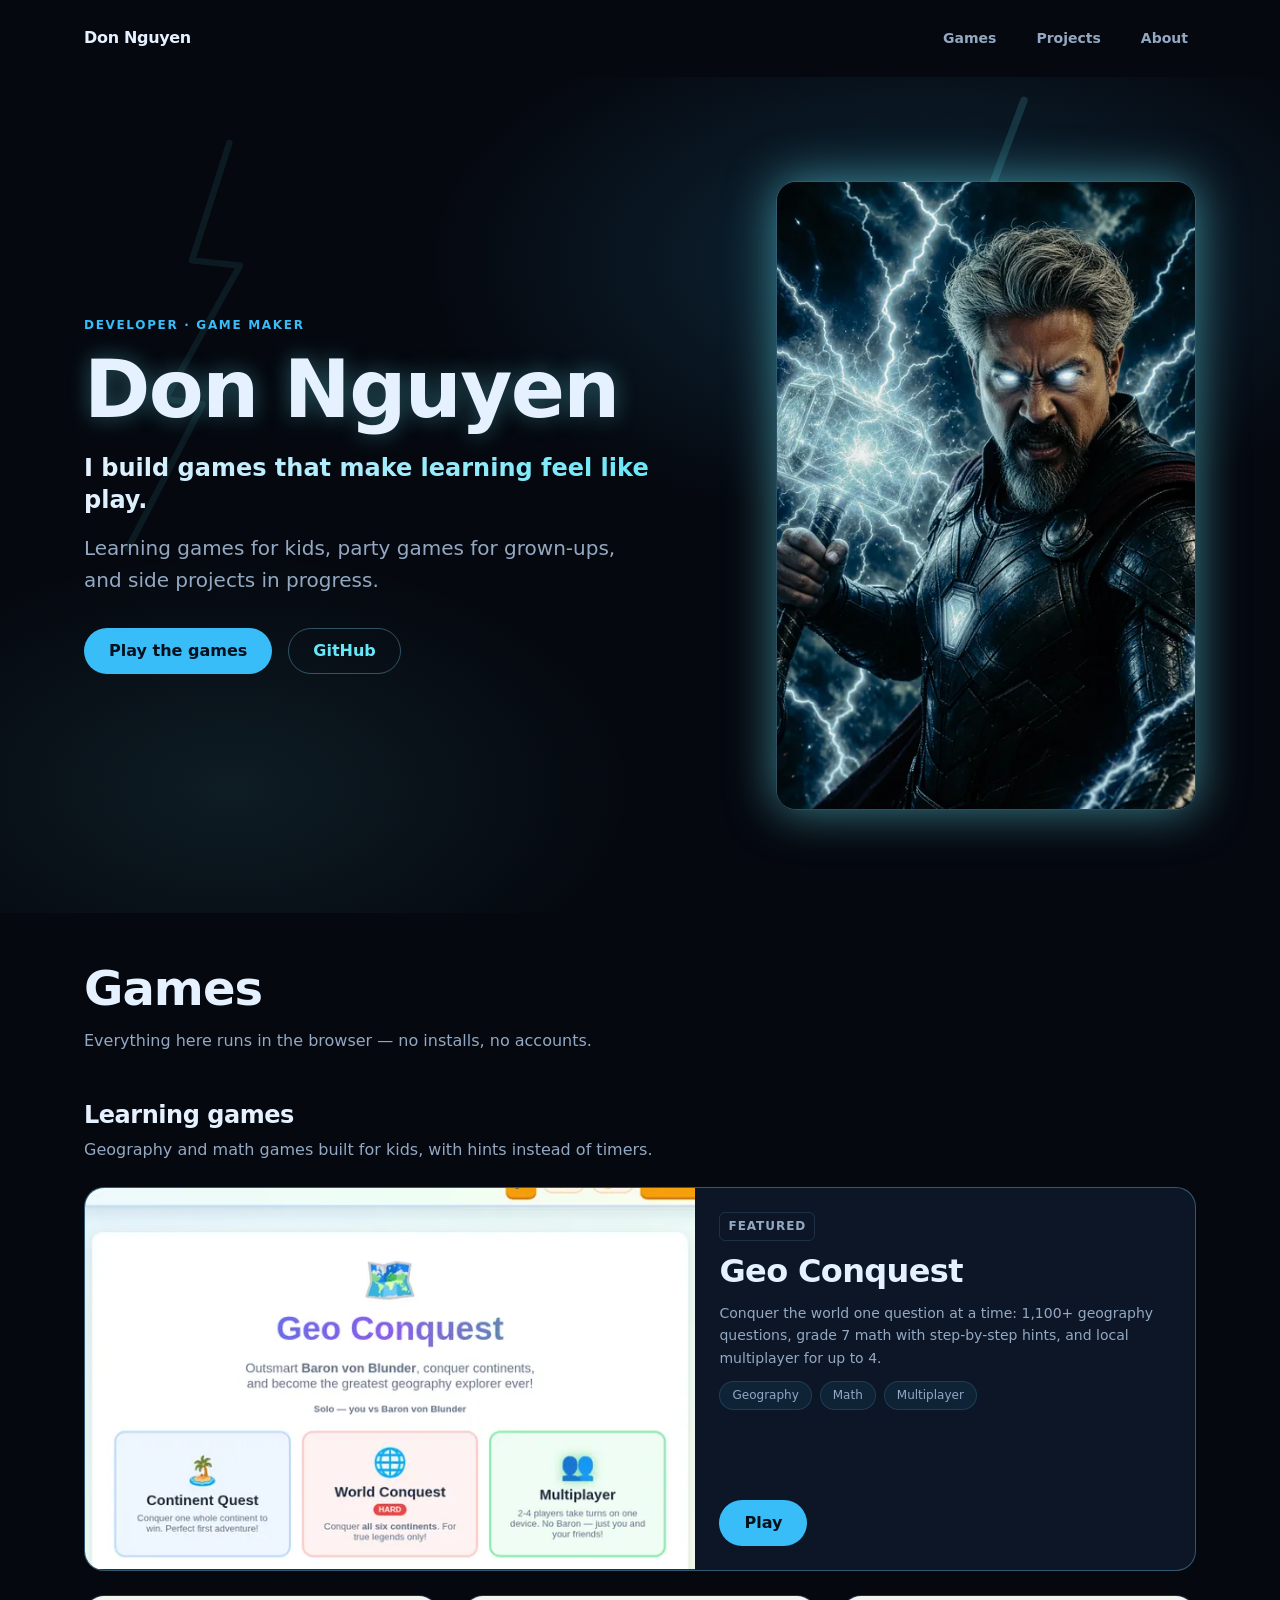
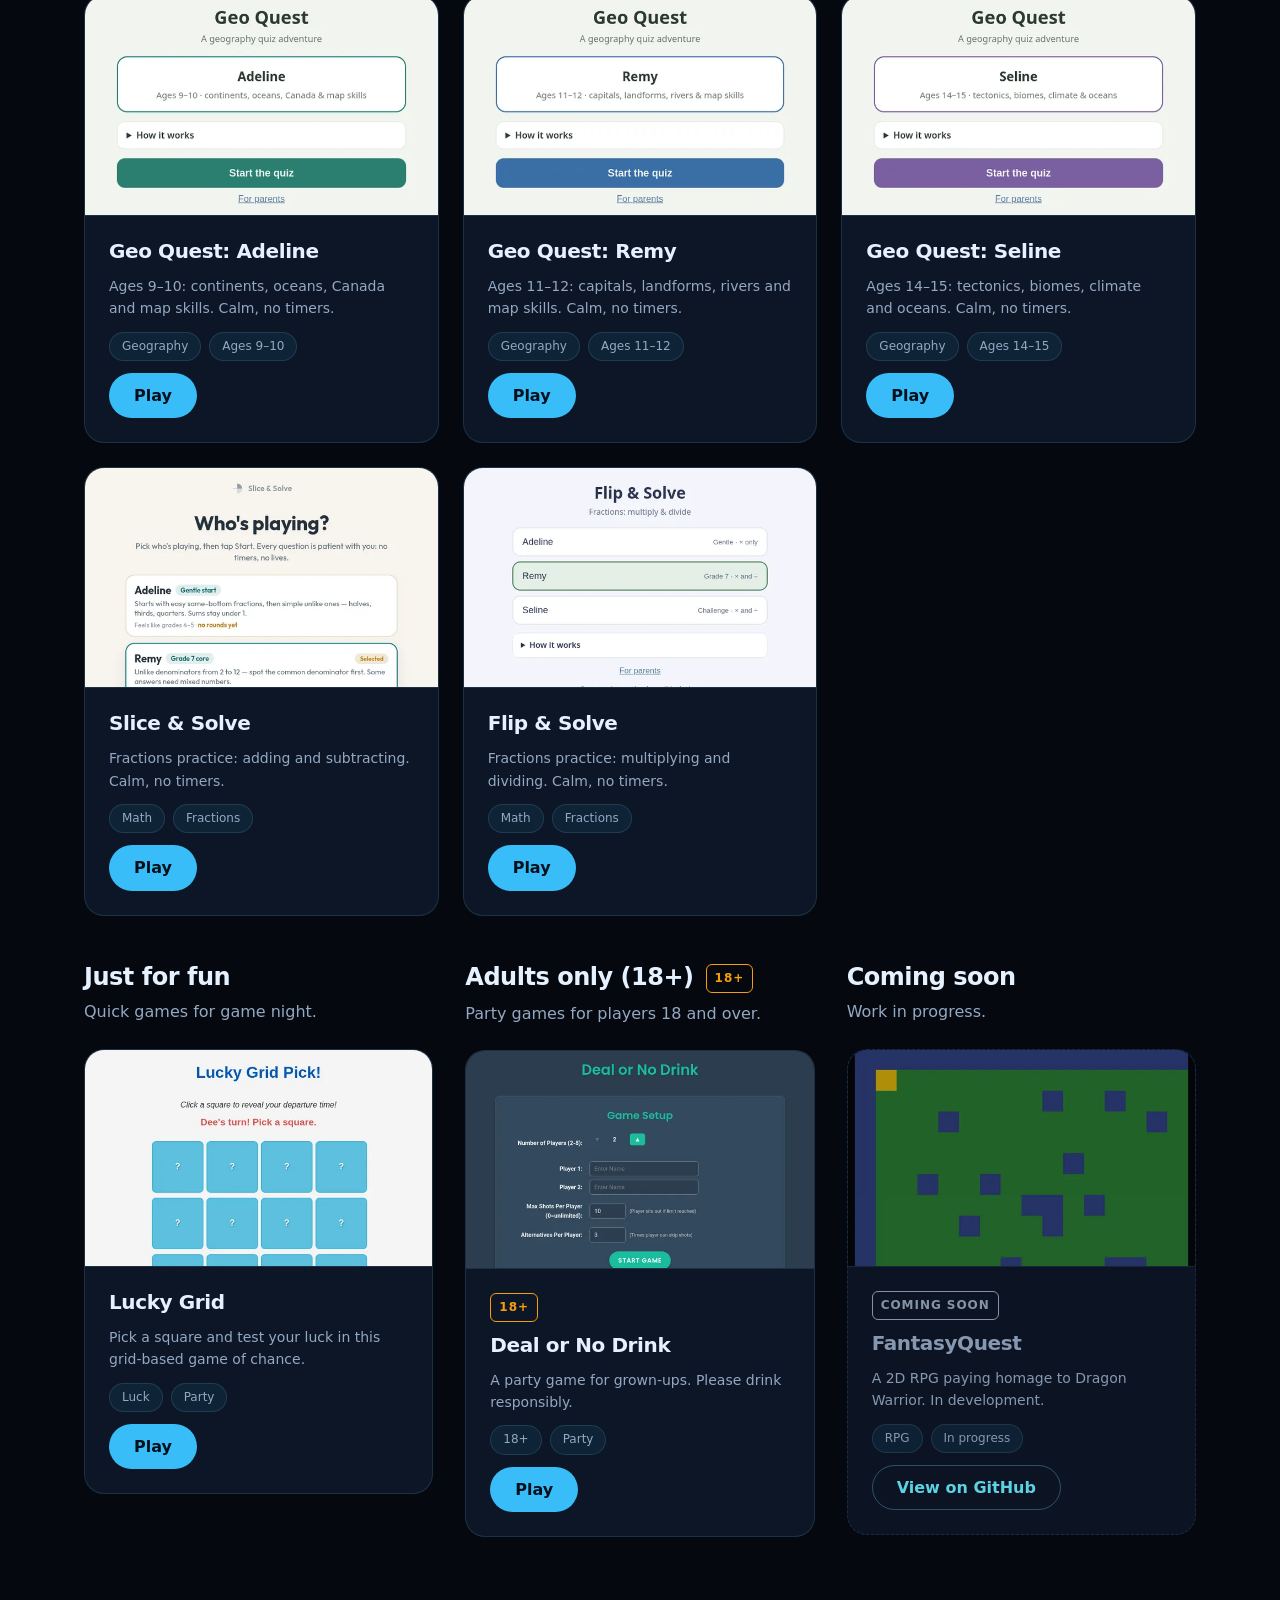
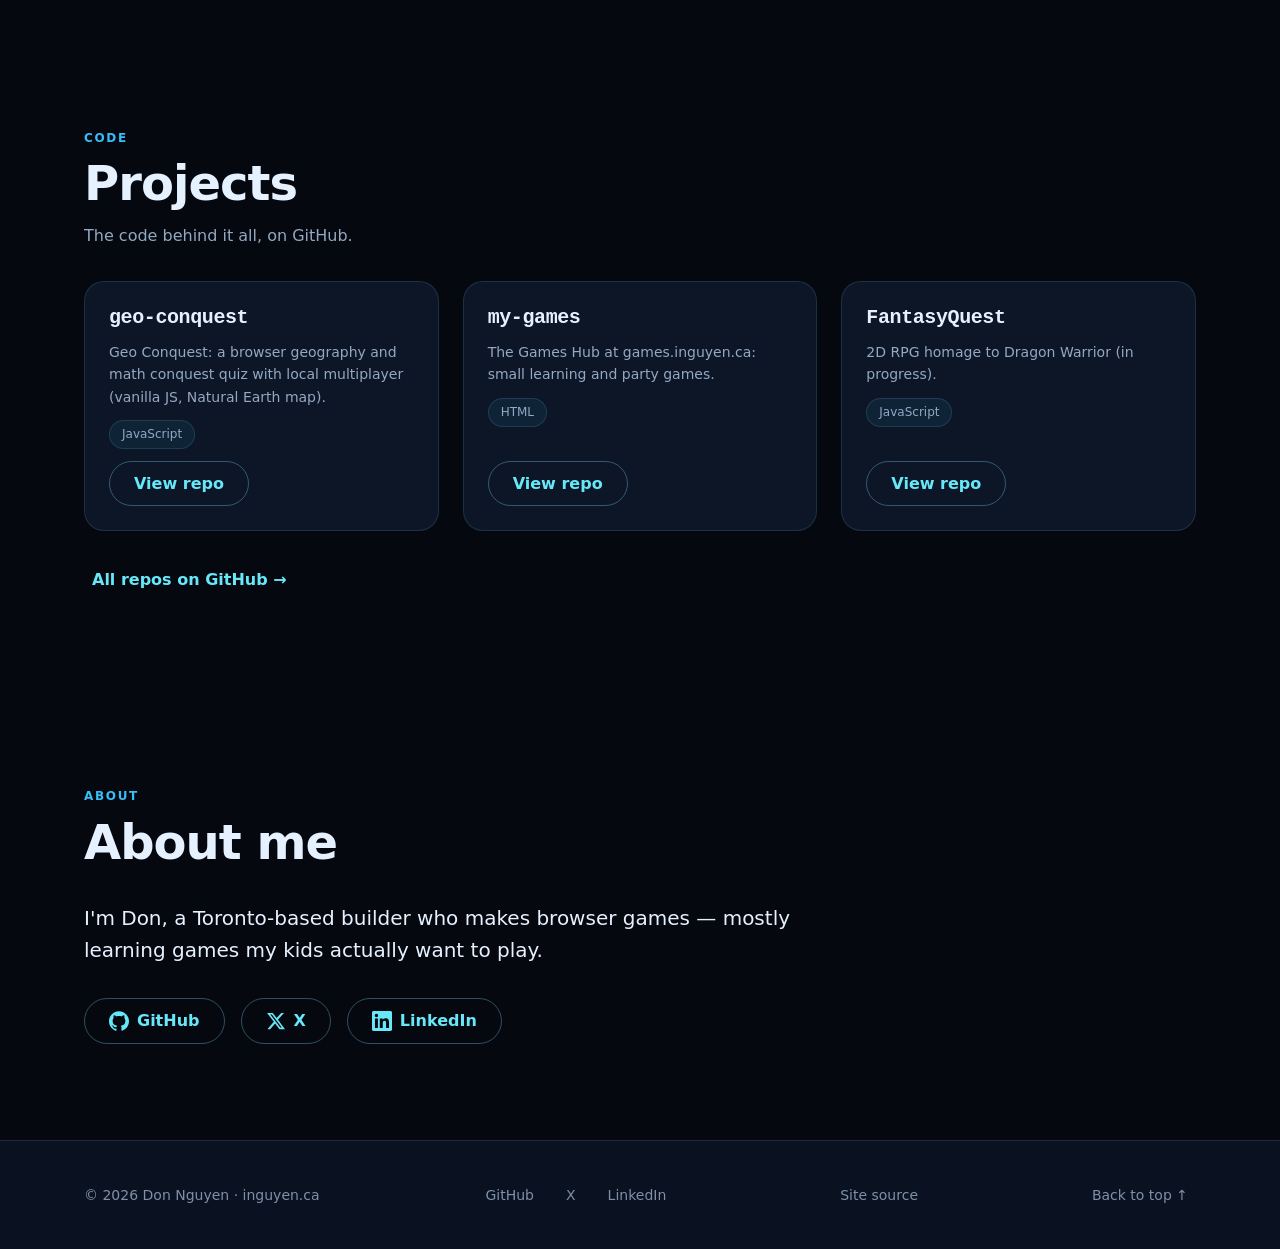
<file: index.html>
<!DOCTYPE html>
<html lang="en-CA">
<head>
  <meta charset="utf-8">
  <meta name="viewport" content="width=device-width, initial-scale=1">
  <title>Don Nguyen — Games & Projects</title>
  <meta name="description" content="Don Nguyen makes browser games: geography and math learning games for kids, party games for grown-ups, and side projects in progress.">
  <link rel="canonical" href="https://www.inguyen.ca/">
  <meta property="og:type" content="website">
  <meta property="og:site_name" content="Don Nguyen">
  <meta property="og:locale" content="en_CA">
  <meta property="og:url" content="https://www.inguyen.ca/">
  <meta property="og:title" content="Don Nguyen — Games & Projects">
  <meta property="og:description" content="Don Nguyen makes browser games: geography and math learning games for kids, party games for grown-ups, and side projects in progress.">
  <meta property="og:image" content="https://www.inguyen.ca/assets/img/og.jpg">
  <meta property="og:image:width" content="1200">
  <meta property="og:image:height" content="630">
  <meta property="og:image:alt" content="Don Nguyen as a lightning-wielding hero">
  <meta name="twitter:card" content="summary_large_image">
  <meta name="twitter:site" content="@hanoi_solo">
  <meta name="twitter:title" content="Don Nguyen — Games & Projects">
  <meta name="twitter:description" content="Don Nguyen makes browser games: geography and math learning games for kids, party games for grown-ups, and side projects in progress.">
  <meta name="twitter:image" content="https://www.inguyen.ca/assets/img/og.jpg">
  <script type="application/ld+json">{"@context":"https://schema.org","@type":"Person","name":"Don Nguyen","url":"https://www.inguyen.ca/","image":"https://www.inguyen.ca/assets/img/don-800.jpg","jobTitle":"Developer and game maker","sameAs":["https://github.com/hanoisolo","https://x.com/hanoi_solo","https://www.linkedin.com/in/don-nguyen/"]}</script>
  <meta name="theme-color" content="#05080f">
  <meta name="color-scheme" content="dark">
  <link rel="icon" type="image/png" sizes="32x32" href="assets/img/favicon-32.png">
  <link rel="apple-touch-icon" href="assets/img/apple-touch-icon.png">
  <link rel="stylesheet" href="assets/css/tokens.css">
  <link rel="stylesheet" href="assets/css/components.css">
  <link rel="stylesheet" href="assets/css/sections.css">
  <script src="assets/js/main.js" defer></script>
</head>
<body>
  <a class="skip-link" href="#main">Skip to content</a>

  <header class="site-header">
    <div class="container site-header__inner">
      <a class="site-header__wordmark" href="#top">Don Nguyen</a>
      <nav aria-label="Primary">
        <ul class="site-header__nav">
          <li><a href="#games">Games</a></li>
          <li><a href="#projects">Projects</a></li>
          <li><a href="#about">About</a></li>
        </ul>
      </nav>
    </div>
  </header>

  <main id="main">
    <section id="top" class="hero">
      <div class="hero__bolts" aria-hidden="true">
        <svg viewBox="0 0 1200 800" preserveAspectRatio="xMidYMid slice" aria-hidden="true" focusable="false">
          <g fill="none" stroke-linecap="round" stroke-linejoin="round">
            <path d="M960 30 L900 190 L965 195 L840 400 L875 405 L740 620" stroke="#67e8f9" stroke-width="7" opacity="0.9"></path>
            <path d="M1015 130 L975 235 L1020 240 L940 370 L970 375 L890 505" stroke="#38bdf8" stroke-width="5" opacity="0.6"></path>
            <path d="M215 70 L180 180 L225 185 L155 310 L190 315 L120 450" stroke="#67e8f9" stroke-width="6" opacity="0.5"></path>
          </g>
        </svg>
      </div>
      <div class="container hero__inner">
        <div class="hero__portrait">
          <picture>
            <source type="image/webp" srcset="assets/img/don-480.webp 480w, assets/img/don-800.webp 800w" sizes="(min-width: 1024px) 420px, 280px">
            <img src="assets/img/don-800.jpg" srcset="assets/img/don-480.jpg 480w, assets/img/don-800.jpg 800w" alt="Don Nguyen as a lightning-wielding hero" width="800" height="1200" fetchpriority="high">
          </picture>
        </div>
        <div class="hero__content">
          <p class="eyebrow">Developer · Game maker</p>
          <h1>Don Nguyen</h1>
          <p class="hero__tagline">I build games that make learning feel like play.</p>
          <p class="hero__sub">Learning games for kids, party games for grown-ups, and side projects in progress.</p>
          <div class="hero__actions">
            <a class="btn btn--primary" href="#games">Play the games</a>
            <a class="btn btn--ghost" href="https://github.com/hanoisolo" target="_blank" rel="noopener">GitHub <span class="visually-hidden">(opens in new tab)</span></a>
          </div>
        </div>
      </div>
    </section>

    <section id="games" class="section">
      <div class="container">
        <div class="section-head">
          <h2>Games</h2>
          <p class="lead">Everything here runs in the browser — no installs, no accounts.</p>
        </div>

        <section class="games-group">
          <div class="games-group__head">
            <h3>Learning games</h3>
          </div>
          <p class="games-group__desc">Geography and math games built for kids, with hints instead of timers.</p>
          <div class="grid">
            <article class="card card--featured">
              <img class="card__media" src="assets/games/geo-conquest.webp" alt="Screenshot of Geo Conquest" width="640" height="400" loading="lazy">
              <div class="card__body">
                <span class="badge">Featured</span>
                <h4 class="card__title">Geo Conquest</h4>
                <p class="card__text">Conquer the world one question at a time: 1,100+ geography questions, grade 7 math with step-by-step hints, and local multiplayer for up to 4.</p>
                <ul class="card__tags">
                  <li class="tag">Geography</li>
                  <li class="tag">Math</li>
                  <li class="tag">Multiplayer</li>
                </ul>
                <div class="card__actions">
                  <a class="btn btn--primary" href="https://conquest.inguyen.ca/">Play</a>
                </div>
              </div>
            </article>
            <article class="card">
              <img class="card__media" src="assets/games/geo-quest-adeline.webp" alt="Screenshot of Geo Quest: Adeline" width="640" height="400" loading="lazy">
              <div class="card__body">
                <h4 class="card__title">Geo Quest: Adeline</h4>
                <p class="card__text">Ages 9–10: continents, oceans, Canada and map skills. Calm, no timers.</p>
                <ul class="card__tags">
                  <li class="tag">Geography</li>
                  <li class="tag">Ages 9–10</li>
                </ul>
                <div class="card__actions">
                  <a class="btn btn--primary" href="https://games.inguyen.ca/geo-quest-adeline.html">Play</a>
                </div>
              </div>
            </article>
            <article class="card">
              <img class="card__media" src="assets/games/geo-quest-remy.webp" alt="Screenshot of Geo Quest: Remy" width="640" height="400" loading="lazy">
              <div class="card__body">
                <h4 class="card__title">Geo Quest: Remy</h4>
                <p class="card__text">Ages 11–12: capitals, landforms, rivers and map skills. Calm, no timers.</p>
                <ul class="card__tags">
                  <li class="tag">Geography</li>
                  <li class="tag">Ages 11–12</li>
                </ul>
                <div class="card__actions">
                  <a class="btn btn--primary" href="https://games.inguyen.ca/geo-quest-remy.html">Play</a>
                </div>
              </div>
            </article>
            <article class="card">
              <img class="card__media" src="assets/games/geo-quest-seline.webp" alt="Screenshot of Geo Quest: Seline" width="640" height="400" loading="lazy">
              <div class="card__body">
                <h4 class="card__title">Geo Quest: Seline</h4>
                <p class="card__text">Ages 14–15: tectonics, biomes, climate and oceans. Calm, no timers.</p>
                <ul class="card__tags">
                  <li class="tag">Geography</li>
                  <li class="tag">Ages 14–15</li>
                </ul>
                <div class="card__actions">
                  <a class="btn btn--primary" href="https://games.inguyen.ca/geo-quest-seline.html">Play</a>
                </div>
              </div>
            </article>
            <article class="card">
              <img class="card__media" src="assets/games/slice-and-solve.webp" alt="Screenshot of Slice & Solve" width="640" height="400" loading="lazy">
              <div class="card__body">
                <h4 class="card__title">Slice & Solve</h4>
                <p class="card__text">Fractions practice: adding and subtracting. Calm, no timers.</p>
                <ul class="card__tags">
                  <li class="tag">Math</li>
                  <li class="tag">Fractions</li>
                </ul>
                <div class="card__actions">
                  <a class="btn btn--primary" href="https://games.inguyen.ca/slice-and-solve.html">Play</a>
                </div>
              </div>
            </article>
            <article class="card">
              <img class="card__media" src="assets/games/flip-and-solve.webp" alt="Screenshot of Flip & Solve" width="640" height="400" loading="lazy">
              <div class="card__body">
                <h4 class="card__title">Flip & Solve</h4>
                <p class="card__text">Fractions practice: multiplying and dividing. Calm, no timers.</p>
                <ul class="card__tags">
                  <li class="tag">Math</li>
                  <li class="tag">Fractions</li>
                </ul>
                <div class="card__actions">
                  <a class="btn btn--primary" href="https://games.inguyen.ca/flip-and-solve.html">Play</a>
                </div>
              </div>
            </article>
          </div>
        </section>

        <div class="group-row">
          <section class="games-group">
            <div class="games-group__head">
              <h3>Just for fun</h3>
            </div>
            <p class="games-group__desc">Quick games for game night.</p>
            <div class="grid">
              <article class="card">
                <img class="card__media" src="assets/games/lucky-grid.webp" alt="Screenshot of Lucky Grid" width="640" height="400" loading="lazy">
                <div class="card__body">
                  <h4 class="card__title">Lucky Grid</h4>
                  <p class="card__text">Pick a square and test your luck in this grid-based game of chance.</p>
                  <ul class="card__tags">
                    <li class="tag">Luck</li>
                    <li class="tag">Party</li>
                  </ul>
                  <div class="card__actions">
                    <a class="btn btn--primary" href="https://games.inguyen.ca/luckygrid.html">Play</a>
                  </div>
                </div>
              </article>
            </div>
          </section>

          <section class="games-group">
            <div class="games-group__head">
              <h3>Adults only (18+)</h3>
              <span class="badge badge--warn">18+</span>
            </div>
            <p class="games-group__desc">Party games for players 18 and over.</p>
            <div class="grid">
              <article class="card">
                <img class="card__media" src="assets/games/deal-or-no-drink.webp" alt="Screenshot of Deal or No Drink" width="640" height="400" loading="lazy">
                <div class="card__body">
                  <span class="badge badge--warn">18+</span>
                  <h4 class="card__title">Deal or No Drink</h4>
                  <p class="card__text">A party game for grown-ups. Please drink responsibly.</p>
                  <ul class="card__tags">
                    <li class="tag">18+</li>
                    <li class="tag">Party</li>
                  </ul>
                  <div class="card__actions">
                    <a class="btn btn--primary" href="https://games.inguyen.ca/newgame/">Play</a>
                  </div>
                </div>
              </article>
            </div>
          </section>

          <section class="games-group">
            <div class="games-group__head">
              <h3>Coming soon</h3>
            </div>
            <p class="games-group__desc">Work in progress.</p>
            <div class="grid">
              <article class="card card--soon">
                <img class="card__media" src="assets/games/fantasyquest.webp" alt="Screenshot of FantasyQuest" width="640" height="400" loading="lazy">
                <div class="card__body">
                  <span class="badge badge--soon">Coming soon</span>
                  <h4 class="card__title">FantasyQuest</h4>
                  <p class="card__text">A 2D RPG paying homage to Dragon Warrior. In development.</p>
                  <ul class="card__tags">
                    <li class="tag">RPG</li>
                    <li class="tag">In progress</li>
                  </ul>
                  <div class="card__actions">
                    <a class="btn btn--ghost" href="https://github.com/hanoisolo/FantasyQuest" target="_blank" rel="noopener">View on GitHub <span class="visually-hidden">(opens in new tab)</span></a>
                  </div>
                </div>
              </article>
            </div>
          </section>
        </div>
      </div>
    </section>

    <section id="projects" class="section">
      <div class="container">
        <div class="section-head">
          <p class="eyebrow">Code</p>
          <h2>Projects</h2>
          <p class="lead">The code behind it all, on GitHub.</p>
        </div>
        <div class="grid">
          <article class="card card--repo">
            <h3 class="card__title">geo-conquest</h3>
            <p class="card__text">Geo Conquest: a browser geography and math conquest quiz with local multiplayer (vanilla JS, Natural Earth map).</p>
            <ul class="card__tags">
              <li class="tag">JavaScript</li>
            </ul>
            <div class="card__actions">
              <a class="btn btn--ghost" href="https://github.com/hanoisolo/geo-conquest" target="_blank" rel="noopener">View repo <span class="visually-hidden">(opens in new tab)</span></a>
            </div>
          </article>
          <article class="card card--repo">
            <h3 class="card__title">my-games</h3>
            <p class="card__text">The Games Hub at games.inguyen.ca: small learning and party games.</p>
            <ul class="card__tags">
              <li class="tag">HTML</li>
            </ul>
            <div class="card__actions">
              <a class="btn btn--ghost" href="https://github.com/hanoisolo/my-games" target="_blank" rel="noopener">View repo <span class="visually-hidden">(opens in new tab)</span></a>
            </div>
          </article>
          <article class="card card--repo">
            <h3 class="card__title">FantasyQuest</h3>
            <p class="card__text">2D RPG homage to Dragon Warrior (in progress).</p>
            <ul class="card__tags">
              <li class="tag">JavaScript</li>
            </ul>
            <div class="card__actions">
              <a class="btn btn--ghost" href="https://github.com/hanoisolo/FantasyQuest" target="_blank" rel="noopener">View repo <span class="visually-hidden">(opens in new tab)</span></a>
            </div>
          </article>
        </div>
        <p class="projects-more"><a href="https://github.com/hanoisolo?tab=repositories" target="_blank" rel="noopener">All repos on GitHub → <span class="visually-hidden">(opens in new tab)</span></a></p>
      </div>
    </section>

    <section id="about" class="section">
      <div class="container">
        <div class="section-head">
          <p class="eyebrow">About</p>
          <h2>About me</h2>
        </div>
        <p class="about-bio">I'm Don, a Toronto-based builder who makes browser games — mostly learning games my kids actually want to play.</p>
        <ul class="social-links">
          <li>
            <a class="btn btn--ghost social-link" href="https://github.com/hanoisolo" target="_blank" rel="noopener me">
              <svg aria-hidden="true" focusable="false" width="20" height="20" viewBox="0 0 24 24">
                <path fill="currentColor" d="M12 .297c-6.63 0-12 5.373-12 12 0 5.303 3.438 9.8 8.205 11.385.6.113.82-.258.82-.577 0-.285-.01-1.04-.015-2.04-3.338.724-4.042-1.61-4.042-1.61C4.422 18.07 3.633 17.7 3.633 17.7c-1.087-.744.084-.729.084-.729 1.205.084 1.838 1.236 1.838 1.236 1.07 1.835 2.809 1.305 3.495.998.108-.776.417-1.305.76-1.605-2.665-.3-5.466-1.332-5.466-5.93 0-1.31.465-2.38 1.235-3.22-.135-.303-.54-1.523.105-3.176 0 0 1.005-.322 3.3 1.23.96-.267 1.98-.399 3-.405 1.02.006 2.04.138 3 .405 2.28-1.552 3.285-1.23 3.285-1.23.645 1.653.24 2.873.12 3.176.765.84 1.23 1.91 1.23 3.22 0 4.61-2.805 5.625-5.475 5.92.42.36.81 1.096.81 2.22 0 1.606-.015 2.896-.015 3.286 0 .315.21.69.825.57C20.565 22.092 24 17.592 24 12.297c0-6.627-5.373-12-12-12"></path>
              </svg>
              GitHub <span class="visually-hidden">(opens in new tab)</span>
            </a>
          </li>
          <li>
            <a class="btn btn--ghost social-link" href="https://x.com/hanoi_solo" target="_blank" rel="noopener me">
              <svg aria-hidden="true" focusable="false" width="20" height="20" viewBox="0 0 24 24">
                <path fill="currentColor" d="M18.244 2.25h3.308l-7.227 8.26 8.502 11.24H16.17l-5.214-6.817L4.99 21.75H1.68l7.73-8.835L1.254 2.25H8.08l4.713 6.231zm-1.161 17.52h1.833L7.084 4.126H5.117z"></path>
              </svg>
              X <span class="visually-hidden">(opens in new tab)</span>
            </a>
          </li>
          <li>
            <a class="btn btn--ghost social-link" href="https://www.linkedin.com/in/don-nguyen/" target="_blank" rel="noopener me">
              <svg aria-hidden="true" focusable="false" width="20" height="20" viewBox="0 0 24 24">
                <path fill="currentColor" d="M20.447 20.45h-3.554v-5.569c0-1.328-.027-3.037-1.852-3.037-1.853 0-2.136 1.445-2.136 2.939v5.667H9.351V9h3.414v1.561h.046c.477-.9 1.637-1.85 3.37-1.85 3.601 0 4.267 2.37 4.267 5.455v6.286zM5.337 7.433a2.062 2.062 0 01-2.063-2.065 2.064 2.064 0 112.063 2.065zm1.782 13.019H3.555V9h3.564v11.452zM22.225 0H1.771C.792 0 0 .774 0 1.729v20.542C0 23.227.792 24 1.771 24h20.451C23.2 24 24 23.227 24 22.271V1.729C24 .774 23.2 0 22.225 0z"></path>
              </svg>
              LinkedIn <span class="visually-hidden">(opens in new tab)</span>
            </a>
          </li>
        </ul>
      </div>
    </section>
  </main>

  <footer class="site-footer">
    <div class="container site-footer__inner">
      <p>© <span data-year>2026</span> Don Nguyen · inguyen.ca</p>
      <ul class="site-footer__social">
        <li><a href="https://github.com/hanoisolo" target="_blank" rel="noopener me">GitHub <span class="visually-hidden">(opens in new tab)</span></a></li>
        <li><a href="https://x.com/hanoi_solo" target="_blank" rel="noopener me">X <span class="visually-hidden">(opens in new tab)</span></a></li>
        <li><a href="https://www.linkedin.com/in/don-nguyen/" target="_blank" rel="noopener me">LinkedIn <span class="visually-hidden">(opens in new tab)</span></a></li>
      </ul>
      <a href="https://github.com/hanoisolo/inguyen-site" target="_blank" rel="noopener">Site source <span class="visually-hidden">(opens in new tab)</span></a>
      <a href="#top">Back to top ↑</a>
    </div>
  </footer>
</body>
</html>
</file>
<file: assets/css/tokens.css>
:root {
  --bg: #05080f;
  --bg-2: #0a1120;
  --surface: #0d1626;
  --surface-2: #132036;
  --border: rgba(125, 211, 252, 0.14);
  --border-strong: rgba(125, 211, 252, 0.35);
  --text: #e6f1ff;
  --text-muted: #93a8c2;
  --text-dim: #7d90a8;
  --accent: #38bdf8;
  --accent-2: #67e8f9;
  --accent-ink: #04111d;
  --glow: 0 0 24px rgba(56, 189, 248, 0.45);
  --glow-strong: 0 0 48px rgba(103, 232, 249, 0.55);
  --warn: #f59e0b;
  --muted-badge: #94a3b8;
  --font-sans: system-ui, -apple-system, "Segoe UI", Roboto, "Helvetica Neue", Arial, sans-serif;
  --font-mono: ui-monospace, SFMono-Regular, Menlo, Consolas, monospace;
  --fs-xs: .75rem;
  --fs-sm: .875rem;
  --fs-base: 1rem;
  --fs-lg: 1.25rem;
  --fs-xl: 1.5rem;
  --fs-2xl: 2rem;
  --fs-hero: clamp(2.75rem, 6vw + 1rem, 5rem);
  --sp-1: .25rem;
  --sp-2: .5rem;
  --sp-3: .75rem;
  --sp-4: 1rem;
  --sp-6: 1.5rem;
  --sp-8: 2rem;
  --sp-12: 3rem;
  --sp-16: 4rem;
  --sp-24: 6rem;
  --r-sm: 6px;
  --r-md: 12px;
  --r-lg: 20px;
  --r-pill: 999px;
  --container: 1160px;
  --ease: cubic-bezier(.2,.8,.2,1);
  --dur: 220ms;
}
</file>
<file: assets/css/components.css>
/* ===== Base ===== */

*,
*::before,
*::after {
  box-sizing: border-box;
}

html {
  scroll-behavior: smooth;
}

body {
  margin: 0;
  background: var(--bg);
  color: var(--text);
  font-family: var(--font-sans);
  line-height: 1.6;
}

h1,
h2,
h3,
h4,
h5,
h6 {
  margin: 0 0 var(--sp-4);
  font-weight: 800;
  line-height: 1.15;
  letter-spacing: -0.02em;
}

a {
  color: var(--accent-2);
  text-decoration: none;
}

a:hover {
  text-decoration: underline;
}

img {
  max-width: 100%;
  height: auto;
  display: block;
}

:focus-visible {
  outline: 2px solid var(--accent-2);
  outline-offset: 3px;
}

/* ===== Layout ===== */

.container {
  width: 100%;
  max-width: var(--container);
  margin-inline: auto;
  padding-inline: var(--sp-6);
}

.section {
  padding: var(--sp-24) 0;
}

.section-head {
  margin-bottom: var(--sp-8);
}

.eyebrow {
  display: block;
  margin: 0 0 var(--sp-2);
  font-size: var(--fs-xs);
  font-weight: 700;
  letter-spacing: 0.14em;
  text-transform: uppercase;
  color: var(--accent);
}

.section-head h2 {
  margin: 0 0 var(--sp-3);
  font-size: clamp(2rem, 2.5vw + 1rem, 3rem);
}

.lead {
  margin: 0;
  max-width: 60ch;
  color: var(--text-muted);
}

/* ===== Buttons ===== */

.btn {
  display: inline-flex;
  align-items: center;
  justify-content: center;
  gap: var(--sp-2);
  padding: var(--sp-3) var(--sp-6);
  border: 1px solid transparent;
  border-radius: var(--r-pill);
  font-family: inherit;
  font-size: var(--fs-base);
  font-weight: 600;
  line-height: 1.2;
  text-decoration: none;
  cursor: pointer;
  transition: box-shadow var(--dur) var(--ease), border-color var(--dur) var(--ease), background-color var(--dur) var(--ease), color var(--dur) var(--ease);
}

.btn:hover {
  text-decoration: none;
}

.btn--primary {
  background: var(--accent);
  color: var(--accent-ink);
}

.btn--primary:hover,
.btn--primary:focus-visible {
  box-shadow: var(--glow);
}

.btn--ghost {
  background: transparent;
  color: var(--accent-2);
  border: 1px solid var(--border-strong);
}

.btn--ghost:hover,
.btn--ghost:focus-visible {
  border-color: var(--accent);
}

/* ===== Tags and badges ===== */

.tag {
  display: inline-flex;
  align-items: center;
  padding: var(--sp-1) var(--sp-3);
  border: 1px solid var(--border);
  border-radius: var(--r-pill);
  background: rgba(56, 189, 248, 0.08);
  color: var(--text-muted);
  font-size: var(--fs-xs);
}

.badge {
  align-self: flex-start;
  width: fit-content;
  display: inline-flex;
  align-items: center;
  padding: var(--sp-1) var(--sp-2);
  border: 1px solid var(--border);
  border-radius: var(--r-sm);
  font-size: var(--fs-xs);
  font-weight: 700;
  letter-spacing: 0.08em;
  text-transform: uppercase;
  color: var(--text-muted);
}

.badge--warn {
  color: var(--warn);
  border-color: var(--warn);
}

.badge--soon {
  color: var(--muted-badge);
  border-color: var(--muted-badge);
}

/* ===== Cards ===== */

.card {
  display: flex;
  flex-direction: column;
  background: var(--surface);
  border: 1px solid var(--border);
  border-radius: var(--r-lg);
  overflow: hidden;
  transition: transform var(--dur) var(--ease), box-shadow var(--dur) var(--ease), border-color var(--dur) var(--ease);
}

.card:hover,
.card:focus-within {
  transform: translateY(-4px);
  border-color: var(--border-strong);
  box-shadow: var(--glow);
}

.card__media {
  width: 100%;
  aspect-ratio: 16/10;
  object-fit: cover;
  border-bottom: 1px solid var(--border);
}

.card__body {
  display: flex;
  flex-direction: column;
  gap: var(--sp-3);
  padding: var(--sp-6);
  flex: 1;
}

.card__title {
  margin: 0;
  font-size: var(--fs-lg);
}

.card__text {
  margin: 0;
  color: var(--text-muted);
  font-size: var(--fs-sm);
}

.card__tags {
  display: flex;
  flex-wrap: wrap;
  gap: var(--sp-2);
  list-style: none;
  margin: 0;
  padding: 0;
}

.card__actions {
  display: flex;
  flex-wrap: wrap;
  gap: var(--sp-3);
  margin-top: auto;
}

.card--featured {
  border-color: var(--border-strong);
}

.card--featured:hover,
.card--featured:focus-within {
  box-shadow: var(--glow-strong);
}

.card--soon {
  opacity: 0.9;
}

.card--soon .card__media {
  opacity: 0.75;
}

.card--repo {
  padding: var(--sp-6);
}

/* ===== Grid ===== */

.grid {
  display: grid;
  grid-template-columns: 1fr;
  gap: var(--sp-6);
}

/* ===== Utilities ===== */

.visually-hidden {
  position: absolute;
  width: 1px;
  height: 1px;
  margin: -1px;
  padding: 0;
  overflow: hidden;
  clip: rect(0, 0, 0, 0);
  clip-path: inset(50%);
  white-space: nowrap;
  border: 0;
}

.skip-link {
  position: fixed;
  top: var(--sp-4);
  left: var(--sp-4);
  z-index: 999;
  padding: var(--sp-2) var(--sp-4);
  background: var(--accent);
  color: var(--accent-ink);
  font-weight: 600;
  text-decoration: none;
  border-radius: var(--r-sm);
  transform: translateY(-300%);
}

.skip-link:focus {
  transform: translateY(0);
}

/* ===== Responsive ===== */

@media (max-width: 639px) {
  .section {
    padding: var(--sp-12) 0;
  }
}

@media (min-width: 640px) {
  .grid {
    grid-template-columns: repeat(2, 1fr);
  }
}

@media (min-width: 1024px) {
  .grid {
    grid-template-columns: repeat(3, 1fr);
  }

  .card--featured {
    grid-column: 1 / -1;
    flex-direction: row;
  }

  .card--featured .card__media {
    width: 55%;
    height: auto;
    aspect-ratio: 16/10;
  }

  .card--featured .card__body {
    justify-content: center;
  }

  .card--featured .card__title {
    font-size: var(--fs-2xl);
  }
}

/* ===== Reduced motion ===== */

@media (prefers-reduced-motion: reduce) {
  html {
    scroll-behavior: auto;
  }

  *,
  *::before,
  *::after,
  .btn,
  .card {
    animation: none;
    transition: none;
  }

  .card:hover,
  .card:focus-within {
    transform: none;
  }
}
</file>
<file: assets/css/sections.css>
/* ===== Site header ===== */

.site-header {
  position: sticky;
  top: 0;
  z-index: 100;
  background: transparent;
  border-bottom: 1px solid transparent;
  transition: background-color var(--dur) var(--ease), border-color var(--dur) var(--ease);
}

.site-header.is-scrolled {
  background: rgba(5,8,15,.8);
  -webkit-backdrop-filter: blur(10px);
  backdrop-filter: blur(10px);
  border-bottom: 1px solid var(--border);
}

.site-header__inner {
  display: flex;
  align-items: center;
  justify-content: space-between;
  gap: var(--sp-4);
  padding-block: var(--sp-4);
}

.site-header__wordmark {
  color: var(--text);
  font-weight: 800;
  letter-spacing: -0.02em;
  white-space: nowrap;
}

.site-header__wordmark:hover,
.site-header__wordmark:focus-visible {
  color: var(--accent-2);
  text-decoration: none;
}

.site-header__nav {
  display: flex;
  align-items: center;
  gap: var(--sp-6);
  margin: 0;
  padding: 0;
  list-style: none;
}

.site-header__nav a {
  display: inline-flex;
  align-items: center;
  justify-content: center;
  min-height: 44px;
  min-width: 24px;
  padding-inline: var(--sp-2);
  color: var(--text-muted);
  font-size: var(--fs-sm);
  font-weight: 600;
  white-space: nowrap;
}

.site-header__nav a:hover,
.site-header__nav a:focus-visible {
  color: var(--accent-2);
  text-decoration: none;
}

@media (max-width: 640px) {
  .site-header__nav {
    gap: var(--sp-2);
  }

  .site-header__nav a {
    font-size: var(--fs-xs);
  }
}

/* ===== Hero ===== */

.hero {
  position: relative;
  overflow: hidden;
  display: flex;
  align-items: center;
  min-height: calc(100vh - 64px);
  padding: var(--sp-16) 0;
  background:
    radial-gradient(ellipse 55% 45% at 72% 22%, rgba(56, 189, 248, 0.18), transparent 70%),
    radial-gradient(ellipse 45% 40% at 18% 85%, rgba(103, 232, 249, 0.09), transparent 70%);
}

.hero__inner {
  position: relative;
  z-index: 1;
  display: grid;
  gap: var(--sp-8);
}

.hero__portrait {
  justify-self: center;
  width: 100%;
  max-width: 280px;
  overflow: hidden;
  border: 1px solid var(--border-strong);
  border-radius: var(--r-lg);
  box-shadow: var(--glow-strong);
  animation: pulse-glow 5s var(--ease) infinite;
}

.hero__portrait img {
  width: 100%;
  height: auto;
}

.hero__content {
  max-width: 56ch;
}

.hero h1 {
  margin: 0 0 var(--sp-4);
  font-size: var(--fs-hero);
  text-shadow: 0 0 22px rgba(103, 232, 249, 0.35);
}

.hero__tagline {
  margin: 0 0 var(--sp-4);
  font-size: var(--fs-xl);
  font-weight: 700;
  line-height: 1.35;
  background: linear-gradient(90deg, var(--text), var(--accent-2));
  -webkit-background-clip: text;
  background-clip: text;
  -webkit-text-fill-color: transparent;
  color: transparent;
}

.hero__sub {
  margin: 0 0 var(--sp-8);
  max-width: 50ch;
  color: var(--text-muted);
  font-size: var(--fs-lg);
}

.hero__actions {
  display: flex;
  flex-wrap: wrap;
  gap: var(--sp-4);
}

.hero__bolts {
  position: absolute;
  inset: 0;
  z-index: 0;
  pointer-events: none;
  opacity: 0.16;
  animation: flicker 6s linear infinite;
}

.hero__bolts svg {
  display: block;
  width: 100%;
  height: 100%;
}

@keyframes pulse-glow {
  0%,
  100% {
    box-shadow: var(--glow-strong);
  }

  50% {
    box-shadow: 0 0 72px rgba(103, 232, 249, 0.8);
  }
}

@keyframes flicker {
  0%,
  90%,
  100% {
    opacity: 0.16;
  }

  91% {
    opacity: 0.45;
  }

  93% {
    opacity: 0.2;
  }

  95% {
    opacity: 0.5;
  }

  97% {
    opacity: 0.16;
  }
}

@media (min-width: 900px) {
  .hero__inner {
    grid-template-columns: minmax(0, 1fr) 280px;
    align-items: center;
    gap: var(--sp-12);
  }

  .hero__portrait {
    order: 2;
    max-width: none;
  }
}

@media (min-width: 1024px) {
  .hero__inner {
    grid-template-columns: minmax(0, 1fr) 420px;
  }
}

@media (max-width: 899px) {
  .hero {
    padding: var(--sp-8) 0;
  }

  .hero__portrait {
    max-width: 200px;
  }
}

@media (max-width: 639px) {
  .hero__bolts {
    display: none;
  }
}

/* ===== Games ===== */

section[id] {
  scroll-margin-top: 5rem;
}

#games {
  padding-top: var(--sp-12);
}

.games-group {
  margin-top: var(--sp-12);
}

.games-group__head {
  display: flex;
  align-items: center;
  flex-wrap: wrap;
  gap: var(--sp-3);
}

.games-group__head h3 {
  margin: 0;
  font-size: var(--fs-xl);
}

.games-group__desc {
  margin: var(--sp-2) 0 var(--sp-6);
  max-width: 60ch;
  color: var(--text-muted);
}

.group-row {
  display: grid;
  grid-template-columns: 1fr;
  gap: var(--sp-8);
}

.group-row .grid {
  grid-template-columns: 1fr;
}

@media (min-width: 640px) {
  .group-row {
    grid-template-columns: repeat(2, 1fr);
  }
}

@media (min-width: 1024px) {
  .group-row {
    grid-template-columns: repeat(3, 1fr);
  }
}

.card--soon {
  border-style: dashed;
}

.card--soon .card__title {
  color: var(--text-muted);
}

/* ===== Projects ===== */

.card--repo {
  padding: var(--sp-6);
  gap: var(--sp-3);
}

.card--repo .card__title {
  font-family: var(--font-mono);
}

.projects-more {
  margin: var(--sp-8) 0 0;
}

.projects-more a {
  display: inline-flex;
  align-items: center;
  justify-content: center;
  min-height: 32px;
  min-width: 24px;
  padding-inline: var(--sp-2);
  font-weight: 600;
}

/* ===== About ===== */

.about-bio {
  margin: 0 0 var(--sp-8);
  max-width: 60ch;
  font-size: var(--fs-lg);
}

.social-links {
  display: flex;
  flex-wrap: wrap;
  gap: var(--sp-4);
  margin: 0;
  padding: 0;
  list-style: none;
}

.social-link svg {
  flex-shrink: 0;
}

/* ===== Footer ===== */

.site-footer {
  padding: var(--sp-8) 0;
  border-top: 1px solid var(--border);
  background: var(--bg-2);
}

.site-footer p {
  margin: 0;
  color: var(--text-dim);
  font-size: var(--fs-sm);
}

.site-footer__inner {
  display: flex;
  flex-wrap: wrap;
  align-items: center;
  justify-content: space-between;
  gap: var(--sp-4);
}

.site-footer__social {
  display: flex;
  flex-wrap: wrap;
  gap: var(--sp-4);
  margin: 0;
  padding: 0;
  list-style: none;
}

.site-footer a {
  display: inline-flex;
  align-items: center;
  justify-content: center;
  min-height: 44px;
  min-width: 24px;
  padding-inline: var(--sp-2);
  color: var(--text-dim);
  font-size: var(--fs-sm);
}

.site-footer a:hover,
.site-footer a:focus-visible {
  color: var(--accent-2);
}

@media (max-width: 640px) {
  .site-footer__inner {
    flex-direction: column;
    align-items: flex-start;
  }
}

/* ===== Reduced motion ===== */

@media (prefers-reduced-motion: reduce) {
  .hero__portrait,
  .hero__bolts {
    animation: none;
  }
}
</file>
